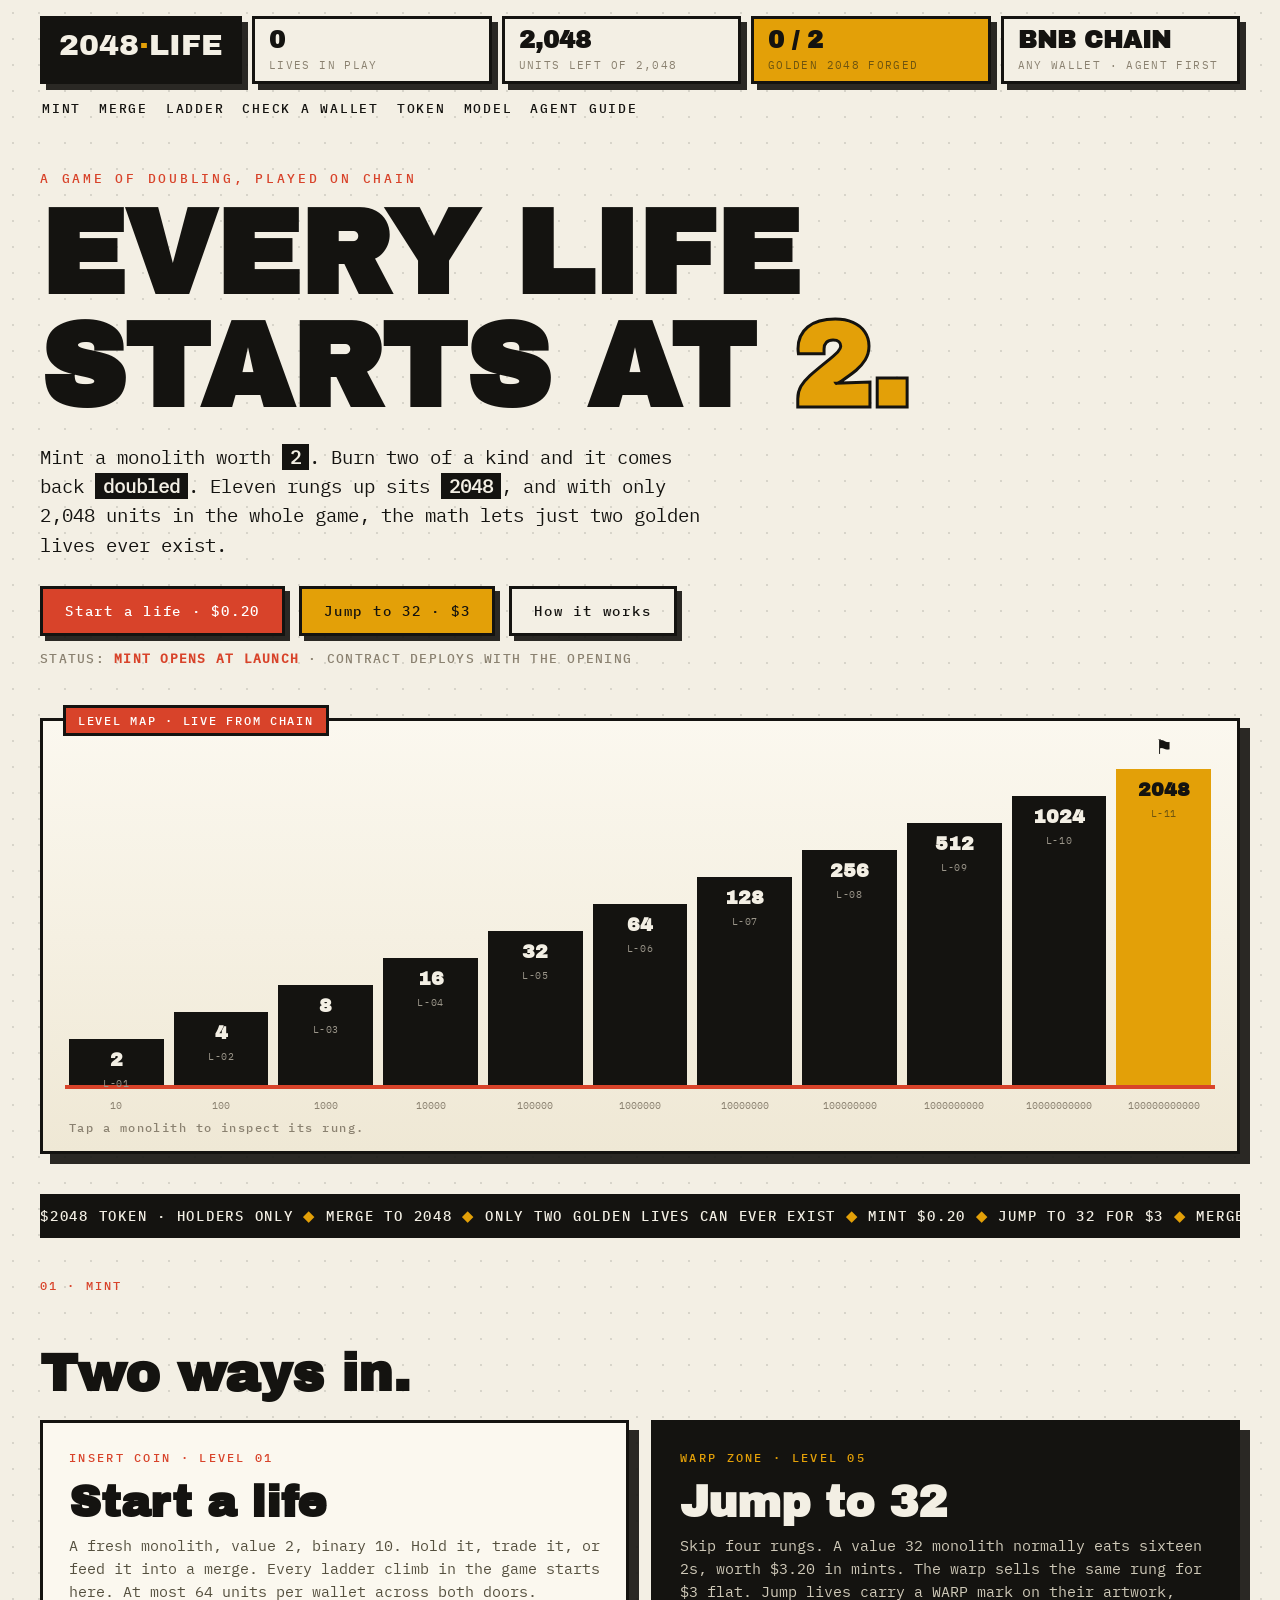
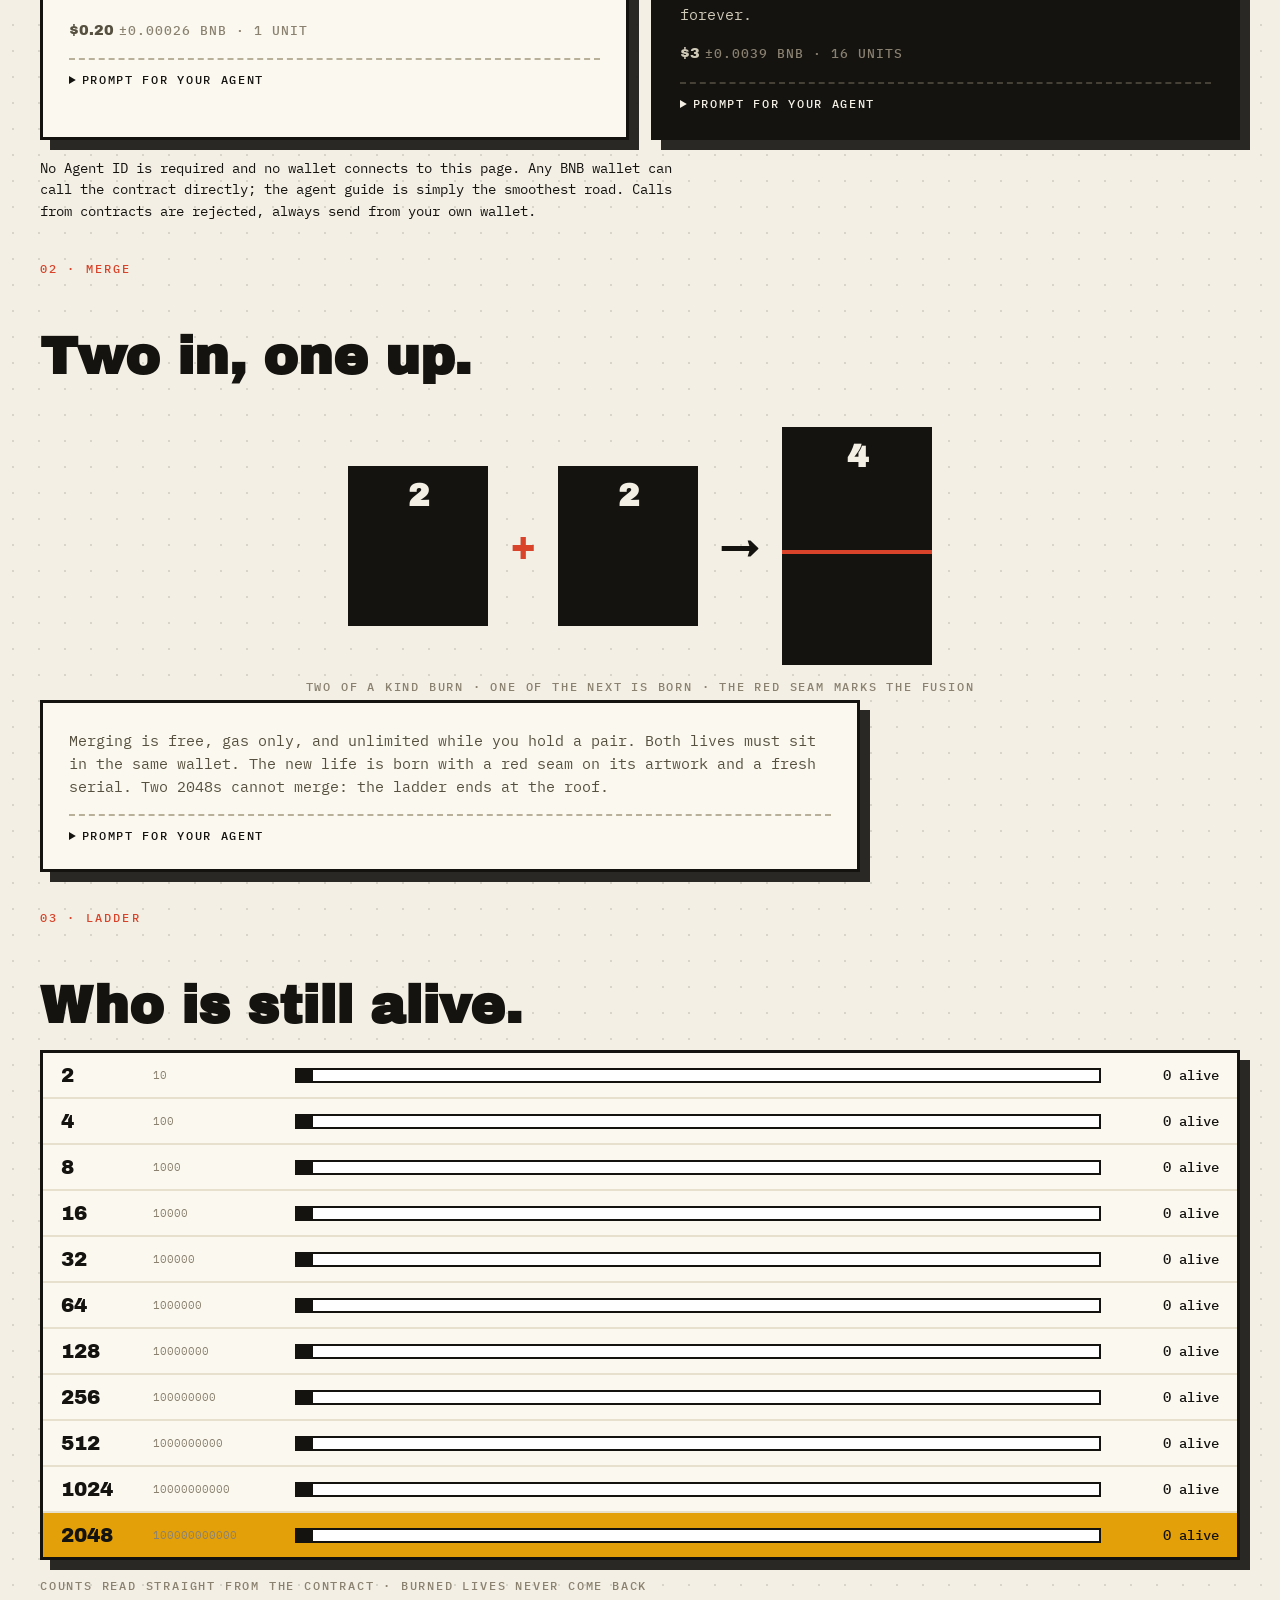
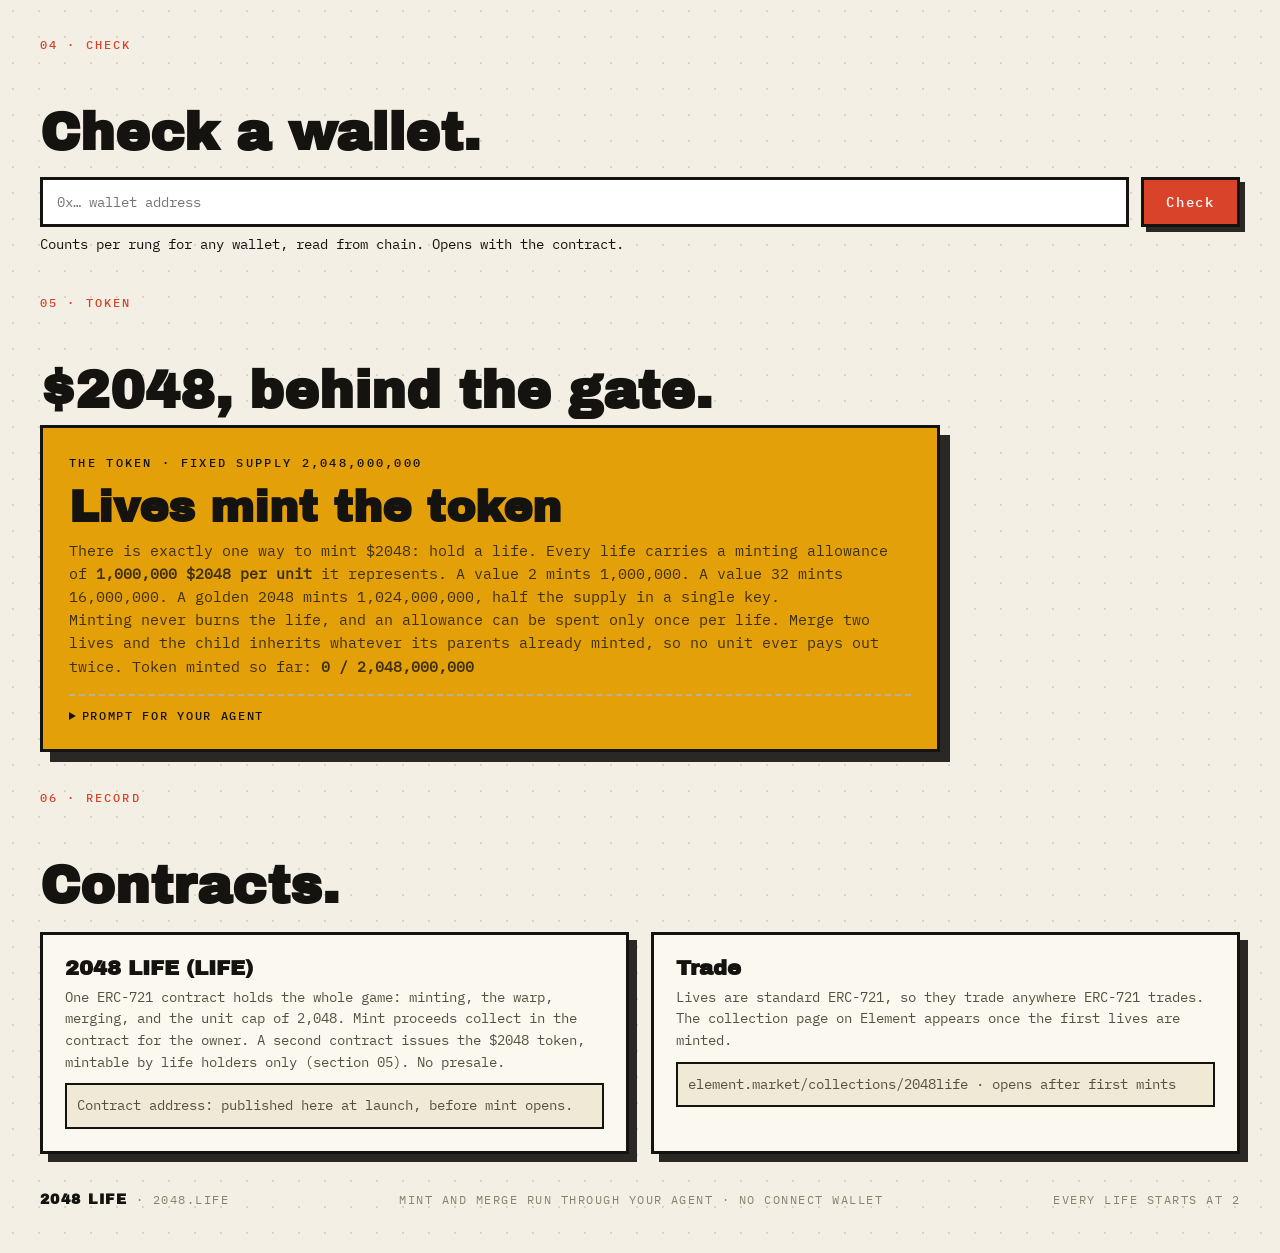
<file: index.html>
<!doctype html>
<html lang="en">
<head>
<meta charset="utf-8">
<meta name="viewport" content="width=device-width, initial-scale=1, viewport-fit=cover">
<title>2048 LIFE — Every life starts at 2</title>
<meta name="description" content="A game of doubling, played on BNB Chain. Mint a monolith worth 2 for $0.20, merge two of a kind to double it, and climb eleven rungs to 2048. Only 2,048 units can ever be minted, so only two golden 2048 lives can ever exist.">
<meta property="og:title" content="2048 LIFE">
<meta property="og:description" content="Mint a 2. Merge to 2048. Only two golden lives can ever exist.">
<meta property="og:image" content="https://2048.life/og.png">
<meta name="twitter:card" content="summary_large_image">
<link rel="icon" href="/favicon.svg" type="image/svg+xml">
<link rel="stylesheet" href="/style.css?v=1">
</head>
<body>
<div class="wrap">
  <div class="hud">
    <a class="logo" href="/">2048<i>·</i>LIFE</a>
    <div class="stat"><b id="hudMinted">0</b><span>LIVES IN PLAY</span></div>
    <div class="stat"><b id="hudUnits">2,048</b><span>UNITS LEFT OF 2,048</span></div>
    <div class="stat gold"><b id="hudGold">0 / 2</b><span>GOLDEN 2048 FORGED</span></div>
    <div class="stat"><b>BNB CHAIN</b><span>ANY WALLET · AGENT FIRST</span></div>
  </div>
  <nav class="nav"><a href="#mint">MINT</a><a href="#merge">MERGE</a><a href="#ladder">LADDER</a><a href="#check">CHECK A WALLET</a><a href="#token">TOKEN</a><a href="/model.html">MODEL</a><a href="/2048-skill.md">AGENT GUIDE</a></nav>

  <section class="hero">
    <p class="kick">A GAME OF DOUBLING, PLAYED ON CHAIN</p>
    <h1>EVERY LIFE<br>STARTS AT <span class="g">2.</span></h1>
    <p class="sub">Mint a monolith worth <b>2</b>. Burn two of a kind and it comes back <b>doubled</b>. Eleven rungs up sits <b>2048</b>, and with only 2,048 units in the whole game, the math lets just two golden lives ever exist.</p>
    <div class="cta"><a class="btn" href="#mint">Start a life · $0.20</a><a class="btn goldb" href="#mint">Jump to 32 · $3</a><a class="btn lineb" href="/model.html">How it works</a></div>
    <p class="statusline" id="mintStatus">STATUS: <b>MINT OPENS AT LAUNCH</b> · CONTRACT DEPLOYS WITH THE OPENING</p>
  </section>

  <section class="map">
    <div class="tag">LEVEL MAP · LIVE FROM CHAIN</div>
    <div class="sky" id="sky"></div>
    <div class="bins" id="bins"></div>
    <p class="mapcap" id="mapCap">Tap a monolith to inspect its rung.</p>
  </section>

  <div class="ticker" aria-hidden="true"><span class="tk" id="tickerText"></span></div>

  <p class="secnote">01 · MINT</p>
  <h2 class="sec" id="mint">Two ways in.</h2>
  <section class="cards">
    <div class="card">
      <p class="lvl">INSERT COIN · LEVEL 01</p>
      <h3>Start a life</h3>
      <p>A fresh monolith, value 2, binary 10. Hold it, trade it, or feed it into a merge. Every ladder climb in the game starts here. At most 64 units per wallet across both doors.</p>
      <p class="price">$0.20 <small>±0.00026 BNB · 1 UNIT</small></p>
      <details>
        <summary>PROMPT FOR YOUR AGENT</summary>
        <pre id="promptMint">Read https://2048.life/2048-skill.md and follow it exactly. Mint one 2048 LIFE base life (value 2) for my wallet on BNB Chain: call mint() with exactly the base price stated in the skill file, preview first, then execute. Report my new tokenId and its artwork URL.</pre>
        <button class="btn copy" data-copy="promptMint">Copy prompt</button>
      </details>
    </div>
    <div class="card dark">
      <p class="lvl">WARP ZONE · LEVEL 05</p>
      <h3>Jump to 32</h3>
      <p>Skip four rungs. A value 32 monolith normally eats sixteen 2s, worth $3.20 in mints. The warp sells the same rung for $3 flat. Jump lives carry a WARP mark on their artwork, forever.</p>
      <p class="price">$3 <small>±0.0039 BNB · 16 UNITS</small></p>
      <details>
        <summary>PROMPT FOR YOUR AGENT</summary>
        <pre id="promptJump">Read https://2048.life/2048-skill.md and follow it exactly. Mint one 2048 LIFE jump life (value 32) for my wallet on BNB Chain: call mintJump() with exactly the jump price stated in the skill file, preview first, then execute. Report my new tokenId and its artwork URL.</pre>
        <button class="btn goldb copy" data-copy="promptJump">Copy prompt</button>
      </details>
    </div>
  </section>
  <p class="sub" style="font-size:14px">No Agent ID is required and no wallet connects to this page. Any BNB wallet can call the contract directly; the agent guide is simply the smoothest road. Calls from contracts are rejected, always send from your own wallet.</p>

  <p class="secnote">02 · MERGE</p>
  <h2 class="sec" id="merge">Two in, one up.</h2>
  <section class="merge">
    <div class="slab" style="height:160px"><b>2</b></div>
    <div class="op">+</div>
    <div class="slab" style="height:160px"><b>2</b></div>
    <div class="op" style="color:var(--ink)">→</div>
    <div class="slab tall" style="height:238px"><b>4</b><div class="seam"></div></div>
  </section>
  <p class="cap">TWO OF A KIND BURN · ONE OF THE NEXT IS BORN · THE RED SEAM MARKS THE FUSION</p>
  <div class="card" style="max-width:820px">
    <p>Merging is free, gas only, and unlimited while you hold a pair. Both lives must sit in the same wallet. The new life is born with a red seam on its artwork and a fresh serial. Two 2048s cannot merge: the ladder ends at the roof.</p>
    <details>
      <summary>PROMPT FOR YOUR AGENT</summary>
      <pre id="promptMerge">Read https://2048.life/2048-skill.md and follow it exactly. In my wallet, find two 2048 LIFE lives with the same value and merge them: call merge(tokenIdA, tokenIdB) with zero value, preview first, then execute. Report the new life's tokenId, value, and artwork URL.</pre>
      <button class="btn copy" data-copy="promptMerge">Copy prompt</button>
    </details>
  </div>

  <p class="secnote">03 · LADDER</p>
  <h2 class="sec" id="ladder">Who is still alive.</h2>
  <section class="board" id="board"></section>
  <p class="cap" style="text-align:left">COUNTS READ STRAIGHT FROM THE CONTRACT · BURNED LIVES NEVER COME BACK</p>

  <p class="secnote">04 · CHECK</p>
  <h2 class="sec" id="check">Check a wallet.</h2>
  <div class="check">
    <input id="who" type="text" placeholder="0x… wallet address" autocomplete="off" spellcheck="false">
    <button class="btn" id="whoBtn">Check</button>
  </div>
  <p class="checkout" id="whoOut">Counts per rung for any wallet, read from chain. Opens with the contract.</p>

  <p class="secnote">05 · TOKEN</p>
  <h2 class="sec" id="token">$2048, behind the gate.</h2>
  <div class="card" style="border-color:var(--ink);background:var(--gold);max-width:900px">
    <p class="lvl" style="color:var(--ink)">THE TOKEN · FIXED SUPPLY 2,048,000,000</p>
    <h3 style="color:var(--ink)">Lives mint the token</h3>
    <p style="color:#3d2f05">There is exactly one way to mint $2048: hold a life. Every life carries a minting allowance of <b>1,000,000 $2048 per unit</b> it represents. A value 2 mints 1,000,000. A value 32 mints 16,000,000. A golden 2048 mints 1,024,000,000, half the supply in a single key.</p>
    <p style="color:#3d2f05">Minting never burns the life, and an allowance can be spent only once per life. Merge two lives and the child inherits whatever its parents already minted, so no unit ever pays out twice. Token minted so far: <b id="hudToken">0 / 2,048,000,000</b></p>
    <details>
      <summary>PROMPT FOR YOUR AGENT</summary>
      <pre id="promptToken">Read https://2048.life/2048-skill.md and follow it exactly. For each 2048 LIFE life in my wallet with unspent allowance, mint its $2048: call mintTokens(tokenId) on the $2048 token contract with zero value, preview first, then execute. Report how much $2048 each life minted.</pre>
      <button class="btn copy" data-copy="promptToken">Copy prompt</button>
    </details>
  </div>

  <p class="secnote">06 · RECORD</p>
  <h2 class="sec">Contracts.</h2>
  <section class="contracts">
    <div class="ccard">
      <h4>2048 LIFE (LIFE)</h4>
      <p>One ERC-721 contract holds the whole game: minting, the warp, merging, and the unit cap of 2,048. Mint proceeds collect in the contract for the owner. A second contract issues the $2048 token, mintable by life holders only (section 05). No presale.</p>
      <p class="addr" id="contractAddr">Contract address: published here at launch, before mint opens.</p>
    </div>
    <div class="ccard">
      <h4>Trade</h4>
      <p>Lives are standard ERC-721, so they trade anywhere ERC-721 trades. The collection page on Element appears once the first lives are minted.</p>
      <p class="addr">element.market/collections/2048life · opens after first mints</p>
    </div>
  </section>

  <div class="foot"><span><b>2048 LIFE</b> · 2048.LIFE</span><span>MINT AND MERGE RUN THROUGH YOUR AGENT · NO CONNECT WALLET</span><span>EVERY LIFE STARTS AT 2</span></div>
</div>
<script src="/app.js?v=2"></script>
</body>
</html>
</file>
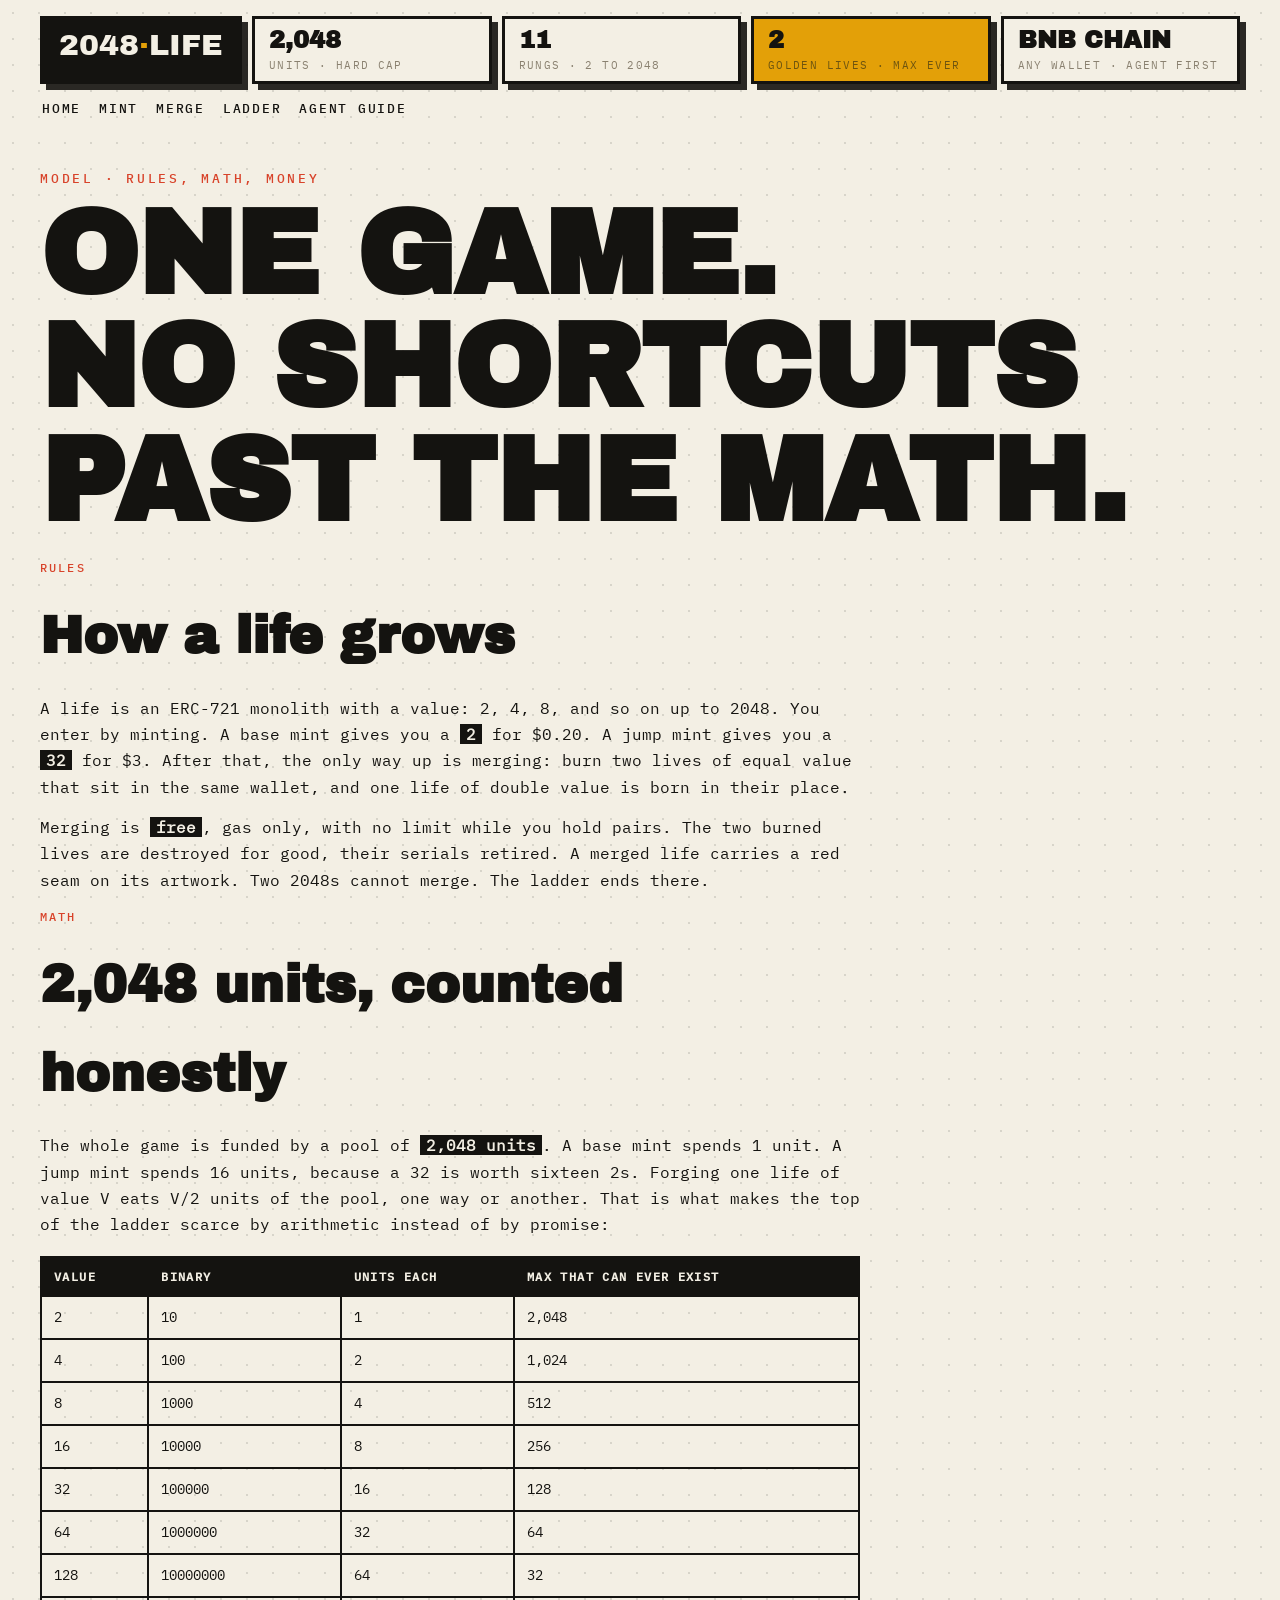
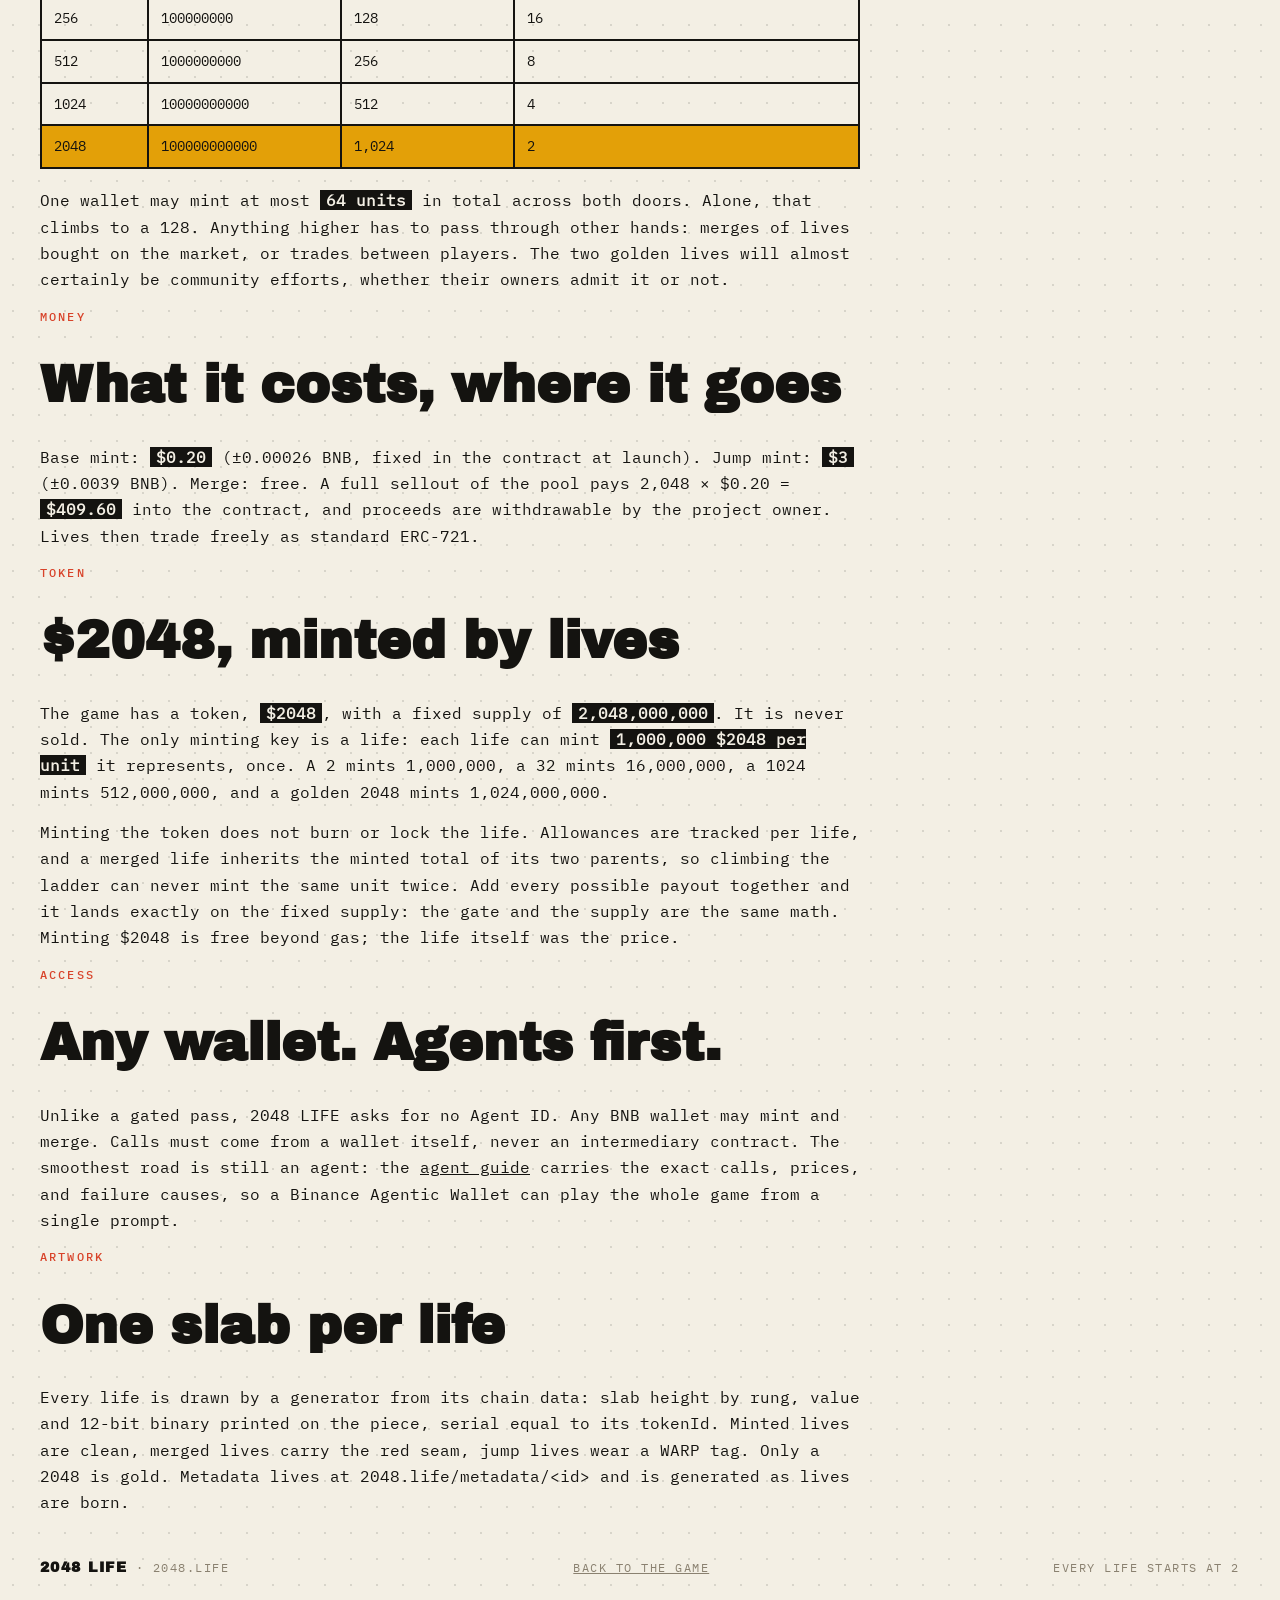
<file: model.html>
<!doctype html>
<html lang="en">
<head>
<meta charset="utf-8">
<meta name="viewport" content="width=device-width, initial-scale=1, viewport-fit=cover">
<title>2048 LIFE — Model</title>
<meta name="description" content="Rules, math, money, and access for 2048 LIFE: the doubling game on BNB Chain with a hard cap of 2,048 units and only two possible golden 2048 lives.">
<link rel="icon" href="/favicon.svg" type="image/svg+xml">
<link rel="stylesheet" href="/style.css?v=1">
</head>
<body>
<div class="wrap">
  <div class="hud">
    <a class="logo" href="/">2048<i>·</i>LIFE</a>
    <div class="stat"><b>2,048</b><span>UNITS · HARD CAP</span></div>
    <div class="stat"><b>11</b><span>RUNGS · 2 TO 2048</span></div>
    <div class="stat gold"><b>2</b><span>GOLDEN LIVES · MAX EVER</span></div>
    <div class="stat"><b>BNB CHAIN</b><span>ANY WALLET · AGENT FIRST</span></div>
  </div>
  <nav class="nav"><a href="/">HOME</a><a href="/#mint">MINT</a><a href="/#merge">MERGE</a><a href="/#ladder">LADDER</a><a href="/2048-skill.md">AGENT GUIDE</a></nav>

  <section class="hero">
    <p class="kick">MODEL · RULES, MATH, MONEY</p>
    <h1>ONE GAME.<br>NO SHORTCUTS<br>PAST THE MATH.</h1>
  </section>

  <div class="prose">
    <p class="secnote">RULES</p>
    <h2 class="sec" style="margin-top:10px">How a life grows</h2>
    <p>A life is an ERC-721 monolith with a value: 2, 4, 8, and so on up to 2048. You enter by minting. A base mint gives you a <b>2</b> for $0.20. A jump mint gives you a <b>32</b> for $3. After that, the only way up is merging: burn two lives of equal value that sit in the same wallet, and one life of double value is born in their place.</p>
    <p>Merging is <b>free</b>, gas only, with no limit while you hold pairs. The two burned lives are destroyed for good, their serials retired. A merged life carries a red seam on its artwork. Two 2048s cannot merge. The ladder ends there.</p>

    <p class="secnote">MATH</p>
    <h2 class="sec" style="margin-top:10px">2,048 units, counted honestly</h2>
    <p>The whole game is funded by a pool of <b>2,048 units</b>. A base mint spends 1 unit. A jump mint spends 16 units, because a 32 is worth sixteen 2s. Forging one life of value V eats V/2 units of the pool, one way or another. That is what makes the top of the ladder scarce by arithmetic instead of by promise:</p>
    <table>
      <tr><th>VALUE</th><th>BINARY</th><th>UNITS EACH</th><th>MAX THAT CAN EVER EXIST</th></tr>
      <tr><td>2</td><td>10</td><td>1</td><td>2,048</td></tr>
      <tr><td>4</td><td>100</td><td>2</td><td>1,024</td></tr>
      <tr><td>8</td><td>1000</td><td>4</td><td>512</td></tr>
      <tr><td>16</td><td>10000</td><td>8</td><td>256</td></tr>
      <tr><td>32</td><td>100000</td><td>16</td><td>128</td></tr>
      <tr><td>64</td><td>1000000</td><td>32</td><td>64</td></tr>
      <tr><td>128</td><td>10000000</td><td>64</td><td>32</td></tr>
      <tr><td>256</td><td>100000000</td><td>128</td><td>16</td></tr>
      <tr><td>512</td><td>1000000000</td><td>256</td><td>8</td></tr>
      <tr><td>1024</td><td>10000000000</td><td>512</td><td>4</td></tr>
      <tr class="goldrow"><td>2048</td><td>100000000000</td><td>1,024</td><td>2</td></tr>
    </table>
    <p>One wallet may mint at most <b>64 units</b> in total across both doors. Alone, that climbs to a 128. Anything higher has to pass through other hands: merges of lives bought on the market, or trades between players. The two golden lives will almost certainly be community efforts, whether their owners admit it or not.</p>

    <p class="secnote">MONEY</p>
    <h2 class="sec" style="margin-top:10px">What it costs, where it goes</h2>
    <p>Base mint: <b>$0.20</b> (±0.00026 BNB, fixed in the contract at launch). Jump mint: <b>$3</b> (±0.0039 BNB). Merge: free. A full sellout of the pool pays 2,048 × $0.20 = <b>$409.60</b> into the contract, and proceeds are withdrawable by the project owner. Lives then trade freely as standard ERC-721.</p>

    <p class="secnote">TOKEN</p>
    <h2 class="sec" style="margin-top:10px">$2048, minted by lives</h2>
    <p>The game has a token, <b>$2048</b>, with a fixed supply of <b>2,048,000,000</b>. It is never sold. The only minting key is a life: each life can mint <b>1,000,000 $2048 per unit</b> it represents, once. A 2 mints 1,000,000, a 32 mints 16,000,000, a 1024 mints 512,000,000, and a golden 2048 mints 1,024,000,000.</p>
    <p>Minting the token does not burn or lock the life. Allowances are tracked per life, and a merged life inherits the minted total of its two parents, so climbing the ladder can never mint the same unit twice. Add every possible payout together and it lands exactly on the fixed supply: the gate and the supply are the same math. Minting $2048 is free beyond gas; the life itself was the price.</p>

    <p class="secnote">ACCESS</p>
    <h2 class="sec" style="margin-top:10px">Any wallet. Agents first.</h2>
    <p>Unlike a gated pass, 2048 LIFE asks for no Agent ID. Any BNB wallet may mint and merge. Calls must come from a wallet itself, never an intermediary contract. The smoothest road is still an agent: the <a href="/2048-skill.md">agent guide</a> carries the exact calls, prices, and failure causes, so a Binance Agentic Wallet can play the whole game from a single prompt.</p>

    <p class="secnote">ARTWORK</p>
    <h2 class="sec" style="margin-top:10px">One slab per life</h2>
    <p>Every life is drawn by a generator from its chain data: slab height by rung, value and 12-bit binary printed on the piece, serial equal to its tokenId. Minted lives are clean, merged lives carry the red seam, jump lives wear a WARP tag. Only a 2048 is gold. Metadata lives at 2048.life/metadata/&lt;id&gt; and is generated as lives are born.</p>
  </div>

  <div class="foot"><span><b>2048 LIFE</b> · 2048.LIFE</span><span><a href="/">BACK TO THE GAME</a></span><span>EVERY LIFE STARTS AT 2</span></div>
</div>
</body>
</html>
</file>
<file: style.css>
@font-face{font-family:Arch;src:url(fonts/ArchivoBlack.ttf) format("truetype")}
@font-face{font-family:Mono;src:url(fonts/PlexMono.ttf) format("truetype")}
@font-face{font-family:MonoM;src:url(fonts/PlexMono-Medium.ttf) format("truetype")}
:root{--paper:#F3EFE4;--ink:#141310;--gold:#E3A008;--red:#D8432A;--mute:#8A8170;--cell:#E7E0CC;--panel:#FBF8EF}
*{margin:0;padding:0;box-sizing:border-box}
html{scroll-behavior:smooth}
body{background:var(--paper);color:var(--ink);font-family:Mono,monospace;font-size:16px;
background-image:radial-gradient(rgba(20,19,16,.12) 1.2px, transparent 1.3px);background-size:26px 26px}
a{color:inherit}
.wrap{max-width:1240px;margin:0 auto;padding:0 20px}
.hud{display:flex;gap:10px;align-items:stretch;padding:16px 0 0;flex-wrap:wrap}
.logo{font-family:Arch;font-size:clamp(20px,3.4vw,30px);background:var(--ink);color:var(--paper);padding:10px 16px;border:3px solid var(--ink);box-shadow:6px 6px 0 rgba(20,19,16,.9);text-decoration:none;white-space:nowrap}
.logo i{color:var(--gold);font-style:normal}
.stat{flex:1 1 130px;border:3px solid var(--ink);background:var(--paper);padding:8px 14px;box-shadow:6px 6px 0 rgba(20,19,16,.9)}
.stat b{display:block;font-family:Arch;font-size:clamp(17px,2.6vw,24px)}
.stat span{font-size:10.5px;letter-spacing:.13em;color:var(--mute)}
.stat.gold{background:var(--gold)}
.stat.gold span{color:#6d5410}
.nav{display:flex;gap:18px;flex-wrap:wrap;padding:16px 2px 0;font-family:MonoM;font-size:12.5px;letter-spacing:.14em}
.nav a{text-decoration:none;border-bottom:2px solid transparent}
.nav a:hover{border-bottom-color:var(--red)}
.hero{padding:52px 0 6px}
.kick{font-family:MonoM;font-size:12.5px;letter-spacing:.22em;color:var(--red)}
h1{font-family:Arch;font-size:clamp(52px,10.5vw,118px);line-height:.96;letter-spacing:-1px;margin-top:12px}
h1 .g{color:var(--gold);-webkit-text-stroke:3px var(--ink)}
.sub{font-size:clamp(15px,2.2vw,19px);max-width:660px;line-height:1.55;margin-top:18px}
.sub b{background:var(--ink);color:var(--paper);padding:1px 8px}
.cta{display:flex;gap:14px;flex-wrap:wrap;margin-top:26px}
.btn{display:inline-block;font-family:MonoM;font-size:13.5px;letter-spacing:.13em;background:var(--red);color:#fff;border:3px solid var(--ink);padding:13px 22px;box-shadow:5px 5px 0 rgba(20,19,16,.9);text-decoration:none;cursor:pointer;transition:transform .12s, box-shadow .12s}
.btn:hover{transform:translate(-2px,-2px);box-shadow:7px 7px 0 rgba(20,19,16,.9)}
.btn:active{transform:translate(2px,2px);box-shadow:2px 2px 0 rgba(20,19,16,.9)}
.btn.goldb{background:var(--gold);color:var(--ink)}
.btn.lineb{background:transparent;color:var(--ink)}
.map{margin:46px 0 8px;border:3px solid var(--ink);background:linear-gradient(180deg,#FBF8EF,#EFE8D5);box-shadow:10px 10px 0 rgba(20,19,16,.9);padding:28px 22px 0;position:relative}
.map .tag{position:absolute;top:-16px;left:20px;background:var(--red);color:#fff;font-family:MonoM;font-size:11.5px;letter-spacing:.15em;padding:5px 12px;border:3px solid var(--ink)}
.sky{display:flex;align-items:flex-end;gap:10px;height:340px;border-bottom:4px solid var(--red);padding:0 4px}
.m{flex:1;background:var(--ink);color:var(--paper);position:relative;display:flex;justify-content:center;cursor:pointer;transition:transform .15s;min-width:0}
.m:hover{transform:translateY(-6px)}
.m.sel{outline:3px solid var(--red);outline-offset:2px}
.m b{font-family:Arch;font-size:clamp(10px,1.6vw,19px);padding-top:10px}
.m small{position:absolute;top:38px;font-size:9.5px;color:#9b968a;letter-spacing:.06em}
.m.goldm{background:var(--gold);color:var(--ink)}
.m.goldm small{color:#6d5410}
.m .flag{position:absolute;top:-36px;left:50%;transform:translateX(-50%);font-size:20px;color:var(--ink)}
.bins{display:flex;gap:10px;padding:10px 4px 6px}
.bins div{flex:1;text-align:center;font-size:10px;color:var(--mute);overflow:hidden;white-space:nowrap;min-width:0}
.mapcap{padding:2px 4px 16px;font-family:MonoM;font-size:12px;letter-spacing:.12em;color:var(--mute)}
.mapcap b{color:var(--ink)}
.ticker{border-top:3px solid var(--ink);border-bottom:3px solid var(--ink);background:var(--ink);color:var(--paper);overflow:hidden;padding:10px 0;font-family:MonoM;font-size:13.5px;letter-spacing:.13em;margin:40px 0}
.ticker .tk{display:inline-block;white-space:nowrap;animation:tk 30s linear infinite;padding-right:12px}
.ticker b{color:var(--gold)}
@keyframes tk{from{transform:translateX(0)}to{transform:translateX(-50%)}}
h2.sec{font-family:Arch;font-size:clamp(30px,5.4vw,52px);margin:52px 0 6px}
.secnote{font-family:MonoM;font-size:12px;letter-spacing:.18em;color:var(--red);margin-top:38px}
.cards{display:grid;grid-template-columns:1fr 1fr;gap:22px;margin:18px 0 8px}
@media(max-width:760px){.cards{grid-template-columns:1fr}.sky{height:250px}.m small{display:none}}
.card{border:3px solid var(--ink);background:var(--panel);box-shadow:10px 10px 0 rgba(20,19,16,.9);padding:26px}
.card.dark{background:var(--ink);color:var(--paper)}
.card .lvl{font-family:MonoM;font-size:11.5px;letter-spacing:.2em;color:var(--red)}
.card.dark .lvl{color:var(--gold)}
.card h3{font-family:Arch;font-size:clamp(30px,4.6vw,44px);margin:10px 0 8px}
.card p{font-size:14.5px;line-height:1.6;color:#55503f}
.card.dark p{color:#CFC9B8}
.price{font-family:Arch;font-size:32px;margin:16px 0 2px}
.price small{font-size:12.5px;font-family:MonoM;color:var(--mute);letter-spacing:.08em}
details{margin-top:16px;border-top:2px dashed #b9b09a;padding-top:12px}
.card.dark details{border-top-color:#454136}
summary{font-family:MonoM;font-size:12px;letter-spacing:.14em;cursor:pointer}
pre{white-space:pre-wrap;word-break:break-word;background:#EFE9D6;border:2px solid var(--ink);padding:14px;font-size:12.5px;line-height:1.55;margin-top:10px;color:var(--ink)}
.card.dark pre{background:#221f19;color:#EDE7D2;border-color:#454136}
.copy{margin-top:10px}
.merge{display:flex;align-items:center;gap:22px;justify-content:center;padding:36px 0 6px;flex-wrap:wrap}
.slab{background:var(--ink);color:var(--paper);width:140px;display:flex;justify-content:center;position:relative}
.slab b{font-family:Arch;font-size:32px;padding-top:12px}
.slab.tall{width:150px}
.slab .seam{position:absolute;left:0;right:0;top:52%;height:4px;background:var(--red)}
.op{font-family:Arch;font-size:40px;color:var(--red)}
.cap{text-align:center;font-family:MonoM;font-size:12px;letter-spacing:.15em;color:var(--mute);padding:8px 0 6px}
.board{border:3px solid var(--ink);background:var(--panel);box-shadow:10px 10px 0 rgba(20,19,16,.9);margin:16px 0 10px}
.row{display:flex;align-items:center;gap:14px;padding:11px 18px;border-bottom:2px solid var(--cell)}
.row:last-child{border-bottom:none}
.row.hl{background:#F3E3B8}
.row .n{font-family:Arch;font-size:20px;width:78px}
.row .bin{font-size:10.5px;color:var(--mute);width:128px;overflow:hidden;white-space:nowrap}
.bar{flex:1;height:15px;border:2px solid var(--ink);background:#fff;min-width:60px}
.bar i{display:block;height:100%;background:var(--ink);transition:width .8s ease}
.row.goldrow{background:var(--gold)}
.row .c{font-family:MonoM;font-size:13.5px;width:104px;text-align:right}
.check{display:flex;gap:12px;flex-wrap:wrap;margin:16px 0 6px}
.check input{flex:1 1 320px;font-family:Mono;font-size:14px;padding:13px 14px;border:3px solid var(--ink);background:#fff}
.checkout{font-size:14px;line-height:1.6;min-height:24px}
.contracts{display:grid;grid-template-columns:1fr 1fr;gap:22px;margin:18px 0 8px}
@media(max-width:760px){.contracts{grid-template-columns:1fr}}
.ccard{border:3px solid var(--ink);background:var(--panel);box-shadow:8px 8px 0 rgba(20,19,16,.9);padding:22px}
.ccard h4{font-family:Arch;font-size:21px;margin-bottom:8px}
.ccard p{font-size:13.5px;line-height:1.6;color:#55503f}
.addr{font-size:12px;word-break:break-all;background:#EFE9D6;border:2px solid var(--ink);padding:10px;margin-top:10px}
.foot{padding:30px 0 46px;display:flex;justify-content:space-between;gap:14px;flex-wrap:wrap;font-size:11.5px;letter-spacing:.13em;color:var(--mute)}
.foot b{font-family:Arch;color:var(--ink);font-size:14px}
.prose{max-width:820px;font-size:15.5px;line-height:1.7}
.prose p{margin:14px 0}
.prose b{background:var(--ink);color:var(--paper);padding:0 6px}
table{width:100%;border-collapse:collapse;margin:18px 0;font-size:13.5px}
th,td{border:2px solid var(--ink);padding:9px 12px;text-align:left}
th{font-family:MonoM;font-size:11.5px;letter-spacing:.12em;background:var(--ink);color:var(--paper)}
tr.goldrow td{background:var(--gold)}
.statusline{font-family:MonoM;font-size:12.5px;letter-spacing:.1em;margin-top:14px;color:var(--mute)}
.statusline b{color:var(--red)}
</file>
